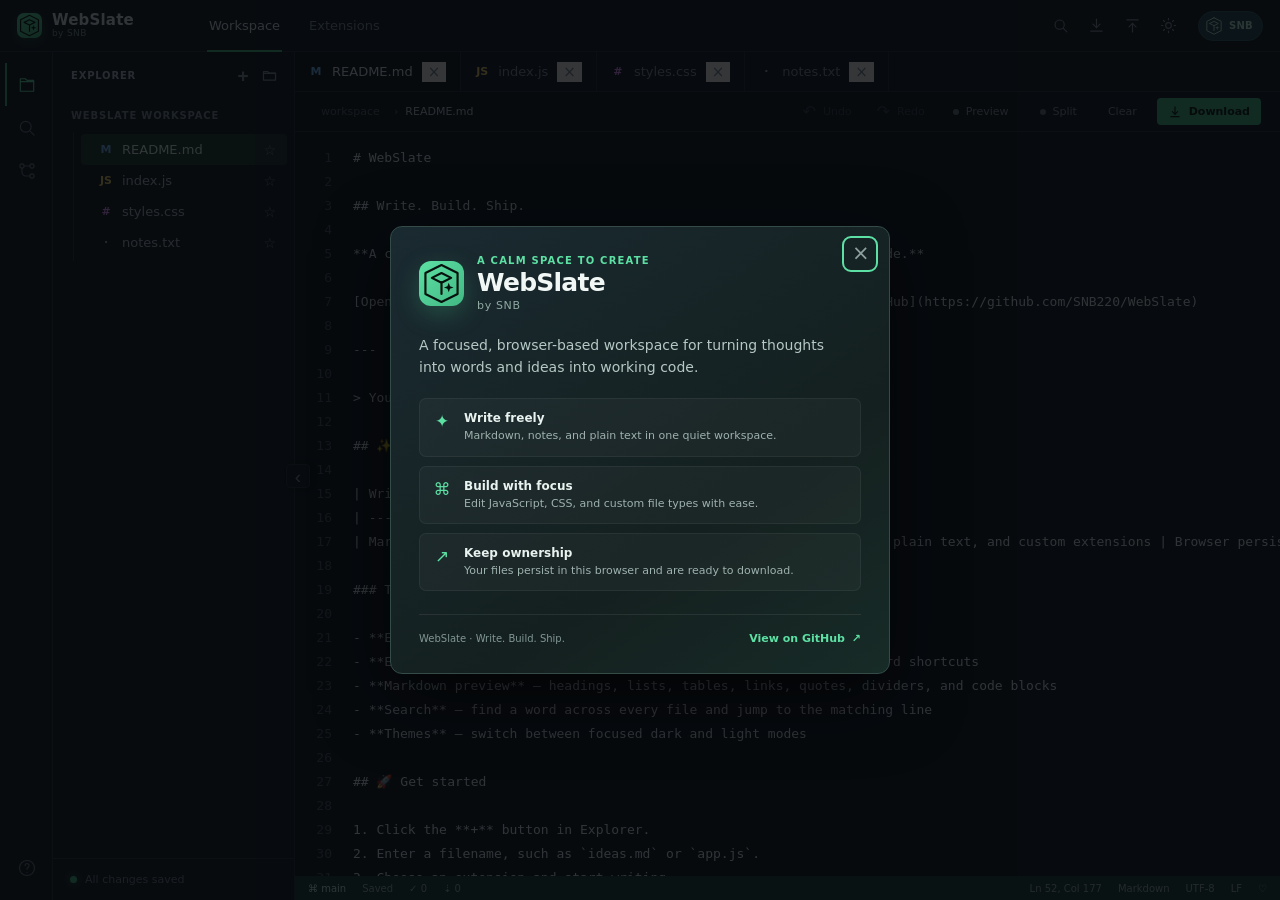
<file: index.html>
<!doctype html>
<html lang="en">
  <head>
    <meta charset="UTF-8" />
    <meta name="viewport" content="width=device-width, initial-scale=1.0" />
    <meta name="description" content="WebSlate is a focused, browser-based writing and coding workspace." />
    <meta name="theme-color" content="#42b883" />
    <meta property="og:type" content="website" />
    <meta property="og:site_name" content="WebSlate" />
    <meta property="og:title" content="WebSlate — Write. Build. Ship." />
    <meta property="og:description" content="A calm, browser-based workspace for writing, Markdown, notes, and code." />
    <meta property="og:url" content="https://snb220.github.io/WebSlate/" />
    <meta property="og:image" content="https://snb220.github.io/WebSlate/assets/webslate-social.png" />
    <meta name="twitter:card" content="summary_large_image" />
    <meta name="twitter:title" content="WebSlate — Write. Build. Ship." />
    <meta name="twitter:description" content="A calm, browser-based workspace for writing, Markdown, notes, and code." />
    <meta name="twitter:image" content="https://snb220.github.io/WebSlate/assets/webslate-social.png" />
    <title>WebSlate — Write. Build. Ship.</title>
    <link rel="icon" href="assets/favicon.svg" type="image/svg+xml" />
    <link rel="icon" href="assets/webslate-32.png" type="image/png" sizes="32x32" />
    <link rel="apple-touch-icon" href="assets/webslate-180.png" />
    <link rel="manifest" href="site.webmanifest" />
    <link rel="stylesheet" href="styles.css" />
  </head>
  <body>
    <a class="skip-link" href="#editor">Skip to editor</a>
    <div class="app-shell">
      <header class="topbar">
        <div class="brand">
          <div class="brand-mark" aria-hidden="true">
            <svg viewBox="0 0 28 28">
              <path class="logo-tile" d="M14 2.5 24 7.5v13L14 25.5 4 20.5v-13l10-5Z"></path>
              <path class="logo-fold" d="m8 10.5 6-3 6 3-6 3-6-3Zm6 3v7"></path>
              <path class="logo-spark" d="m18.5 13.5.8 2.2 2.2.8-2.2.8-.8 2.2-.8-2.2-2.2-.8 2.2-.8.8-2.2Z"></path>
            </svg>
          </div>
          <div class="brand-copy">
            <span>WebSlate</span>
            <small>by SNB</small>
          </div>
        </div>
        <nav class="top-nav" aria-label="Workspace navigation">
          <button class="top-nav-item active" aria-current="page">Workspace</button>
          <a class="top-nav-item top-nav-link" href="bookmarklet.html">Extensions</a>
        </nav>
        <div class="top-actions">
          <button class="icon-button" id="searchButton" title="Search files" aria-label="Search files">
            <svg viewBox="0 0 24 24" aria-hidden="true"><circle cx="10.8" cy="10.8" r="6.5"></circle><path d="m16 16 5 5"></path></svg>
          </button>
          <button class="icon-button" id="exportWorkspaceButton" title="Export workspace" aria-label="Export workspace">
            <svg viewBox="0 0 24 24" aria-hidden="true"><path d="M12 3v12"></path><path d="m7 10 5 5 5-5"></path><path d="M4 20h16"></path></svg>
          </button>
          <button class="icon-button" id="importWorkspaceButton" title="Import workspace" aria-label="Import workspace">
            <svg viewBox="0 0 24 24" aria-hidden="true"><path d="M12 21V9"></path><path d="m7 14 5-5 5 5"></path><path d="M4 4h16"></path></svg>
          </button>
          <button class="icon-button" id="themeButton" title="Switch to light mode" aria-label="Switch to light mode">
            <svg viewBox="0 0 24 24" aria-hidden="true"><circle cx="12" cy="12" r="4"></circle><path d="M12 2v2M12 20v2M4.93 4.93l1.42 1.42M17.65 17.65l1.42 1.42M2 12h2M20 12h2M4.93 19.07l1.42-1.42M17.65 6.35l1.42-1.42"></path></svg>
          </button>
          <a class="avatar" href="https://github.com/SNB220" target="_blank" rel="noopener noreferrer" title="SNB on GitHub" aria-label="Open SNB GitHub profile">
            <svg viewBox="0 0 28 28" aria-hidden="true">
              <path class="logo-tile" d="M14 2.5 24 7.5v13L14 25.5 4 20.5v-13l10-5Z"></path>
              <path class="logo-fold" d="m8 10.5 6-3 6 3-6 3-6-3Zm6 3v7"></path>
              <path class="logo-spark" d="m18.5 13.5.8 2.2 2.2.8-2.2.8-.8 2.2-.8-2.2-2.2-.8 2.2-.8.8-2.2Z"></path>
            </svg>
            <span>SNB</span>
          </a>
        </div>
      </header>

      <main class="workspace">
        <aside class="activity-bar" aria-label="Activity bar">
          <button class="activity-item active" title="Explorer" aria-label="Explorer" aria-current="page">
            <svg viewBox="0 0 24 24" aria-hidden="true"><path d="M4 4.5h6l2 2h8v13H4z"></path><path d="M4 8h16"></path></svg>
          </button>
          <button class="activity-item" id="searchActivityButton" title="Search" aria-label="Search">
            <svg viewBox="0 0 24 24" aria-hidden="true"><circle cx="10.5" cy="10.5" r="6.5"></circle><path d="m16 16 4.5 4.5"></path></svg>
          </button>
          <button class="activity-item" id="importActivityButton" title="Import files" aria-label="Import files">
            <svg viewBox="0 0 24 24" aria-hidden="true"><circle cx="6" cy="6" r="2.5"></circle><circle cx="18" cy="6" r="2.5"></circle><circle cx="18" cy="18" r="2.5"></circle><path d="M8.5 6h7M6 8.5v5a4.5 4.5 0 0 0 4.5 4.5H15"></path></svg>
          </button>
          <div class="activity-spacer"></div>
          <button class="activity-item" id="helpButton" title="About WebSlate" aria-label="About WebSlate">
            <svg viewBox="0 0 24 24" aria-hidden="true"><circle cx="12" cy="12" r="9"></circle><path d="M9.7 9a2.4 2.4 0 1 1 4 1.8c-1.1.8-1.7 1.3-1.7 2.7M12 17.5h.01"></path></svg>
          </button>
        </aside>
        <input id="importFileInput" type="file" multiple hidden />
        <input id="importWorkspaceInput" type="file" accept="application/json,.json" hidden />

        <aside class="sidebar" id="sidebar">
          <div class="sidebar-heading">
            <span>Explorer</span>
            <div class="sidebar-actions">
              <button class="plain-icon collapse-button" id="collapseSidebarButton" title="Collapse Explorer" aria-label="Collapse Explorer">‹</button>
              <div class="new-file-control">
                <button class="plain-icon new-file-button" id="newFileButton" title="New file" aria-label="New file" aria-expanded="false">+</button>
              <div class="new-file-menu hidden" id="newFileMenu" role="menu">
                <div class="new-file-title">New file</div>
                <label class="new-file-name-label" for="newFileName">File name</label>
                <input id="newFileName" class="new-file-name" type="text" maxlength="80" value="untitled" placeholder="e.g. app" />
                <label class="new-file-name-label" for="newFileFolder">Folder</label>
                <select id="newFileFolder" class="new-file-folder">
                  <option value="">Workspace root</option>
                </select>
                <button class="file-type-option" data-extension="md" role="menuitem"><span class="file-icon markdown">M</span> Markdown <span>.md</span></button>
                <button class="file-type-option" data-extension="js" role="menuitem"><span class="file-icon javascript">JS</span> JavaScript <span>.js</span></button>
                <button class="file-type-option" data-extension="css" role="menuitem"><span class="file-icon css">#</span> CSS <span>.css</span></button>
                <button class="file-type-option" data-extension="txt" role="menuitem"><span class="file-icon text">·</span> Text <span>.txt</span></button>
                <div class="custom-extension">
                  <span class="custom-extension-label">Custom</span>
                  <input id="customExtension" type="text" maxlength="12" placeholder="ext" aria-label="Custom extension" />
                  <button id="createCustomFile" title="Create custom file">Create</button>
                  </div>
                </div>
              </div>
              <button class="plain-icon folder-button" id="newFolderButton" title="New folder" aria-label="New folder">
                <svg viewBox="0 0 24 24" aria-hidden="true"><path d="M3.5 6.5h6l2 2h9v10h-17z"></path><path d="M3.5 9h17"></path></svg>
              </button>
            </div>
          </div>
          <div class="workspace-name" id="explorerContent">WEBSLATE WORKSPACE</div>
          <div class="file-tree" id="fileTree"></div>
          <div class="search-view hidden" id="searchView">
            <label class="search-label" for="workspaceSearch">Search workspace</label>
            <div class="search-input-wrap">
              <svg viewBox="0 0 24 24" aria-hidden="true"><circle cx="10.5" cy="10.5" r="6.5"></circle><path d="m16 16 4.5 4.5"></path></svg>
              <input id="workspaceSearch" type="search" placeholder="Find in files" autocomplete="off" />
            </div>
            <div class="search-summary" id="searchSummary"></div>
            <div class="search-results" id="searchResults"></div>
          </div>
          <div class="sidebar-footer">
            <span class="sync-dot"></span>
            <span id="saveStatus">All changes saved</span>
          </div>
        </aside>
        <button class="sidebar-reopen hidden" id="reopenSidebarButton" title="Open Explorer" aria-label="Open Explorer">›</button>

        <section class="editor-area">
          <div class="tabs" id="tabs"></div>
          <div class="editor-toolbar">
            <div class="breadcrumbs" id="breadcrumbs"></div>
            <div class="editor-actions">
              <button class="toolbar-button history-button" id="undoButton" title="Undo (Ctrl+Z)" aria-label="Undo" disabled>↶ <span>Undo</span></button>
              <button class="toolbar-button history-button" id="redoButton" title="Redo (Ctrl+Y)" aria-label="Redo" disabled>↷ <span>Redo</span></button>
              <button class="toolbar-button" id="previewButton" title="Preview Markdown (Ctrl+Shift+P)" aria-label="Preview Markdown"><span class="preview-dot"></span> Preview</button>
              <button class="toolbar-button hidden" id="splitButton" title="Split Editor and Preview" aria-label="Split Editor and Preview"><span class="preview-dot"></span> Split</button>
              <button class="toolbar-button" id="clearButton" title="Clear current file" aria-label="Clear current file">Clear</button>
              <button class="download-button" id="downloadButton" title="Download current file" aria-label="Download current file">
                <svg viewBox="0 0 24 24" aria-hidden="true"><path d="M12 3v12M7.5 11.5 12 16l4.5-4.5M5 20h14"></path></svg>
                Download
              </button>
            </div>
          </div>
          <div class="editor-wrap">
            <div class="editor-pane" id="editorPane">
              <div class="line-numbers" id="lineNumbers" aria-hidden="true"></div>
              <textarea id="editor" spellcheck="false" aria-label="Text editor"></textarea>
            </div>
            <article class="markdown-preview hidden" id="markdownPreview" aria-label="Markdown preview"></article>
          </div>
          <div class="statusbar" role="status" aria-live="polite">
            <div class="status-left"><span class="status-branch">⌘ main</span><span id="statusSaveState">Saved</span><span>✓ 0</span><span>⇣ 0</span></div>
            <div class="status-right"><span id="cursorPosition">Ln 1, Col 1</span><span id="languageStatus">Markdown</span><span>UTF-8</span><span>LF</span><span>♡</span></div>
          </div>
        </section>
      </main>
    </div>
    <div class="toast" id="toast" role="status"></div>
    <div class="modal-backdrop hidden" id="closeModal" role="presentation">
      <section class="close-modal" role="dialog" aria-modal="true" aria-labelledby="closeModalTitle">
        <h2 id="closeModalTitle">Close file?</h2>
        <p id="closeModalMessage"></p>
        <div class="modal-actions">
          <button class="modal-button secondary" id="cancelCloseButton">Cancel</button>
          <button class="modal-button danger" id="deleteFileButton">Delete file</button>
          <button class="modal-button primary" id="saveFileButton">Save & close tab</button>
        </div>
      </section>
    </div>
    <div class="modal-backdrop hidden" id="clearModal" role="presentation">
      <section class="close-modal" role="dialog" aria-modal="true" aria-labelledby="clearModalTitle">
        <h2 id="clearModalTitle">Clear file?</h2>
        <p id="clearModalMessage"></p>
        <div class="modal-actions">
          <button class="modal-button secondary" id="cancelClearButton">Cancel</button>
          <button class="modal-button danger" id="confirmClearButton">Clear content</button>
        </div>
      </section>
    </div>
    <div class="modal-backdrop hidden" id="downloadModal" role="presentation">
      <section class="close-modal" role="dialog" aria-modal="true" aria-labelledby="downloadModalTitle">
        <h2 id="downloadModalTitle">Download file</h2>
        <p>Confirm the filename before downloading your work.</p>
        <label class="download-name-label" for="downloadFileName">File name</label>
        <input class="download-name-input" id="downloadFileName" type="text" maxlength="120" />
        <div class="modal-actions">
          <button class="modal-button secondary" id="cancelDownloadButton">Cancel</button>
          <button class="modal-button primary" id="confirmDownloadButton">Download</button>
        </div>
      </section>
    </div>
    <div class="modal-backdrop hidden" id="aboutModal" role="presentation">
      <section class="about-modal" role="dialog" aria-modal="true" aria-labelledby="aboutModalTitle">
        <button class="about-close" id="closeAboutButton" aria-label="Close about WebSlate">×</button>
        <div class="about-hero">
          <div class="about-mark" aria-hidden="true">
            <svg viewBox="0 0 28 28">
              <path class="logo-tile" d="M14 2.5 24 7.5v13L14 25.5 4 20.5v-13l10-5Z"></path>
              <path class="logo-fold" d="m8 10.5 6-3 6 3-6 3-6-3Zm6 3v7"></path>
              <path class="logo-spark" d="m18.5 13.5.8 2.2 2.2.8-2.2.8-.8 2.2-.8-2.2-2.2-.8 2.2-.8.8-2.2Z"></path>
            </svg>
          </div>
          <div>
            <div class="about-eyebrow">A calm space to create</div>
            <h2 id="aboutModalTitle">WebSlate</h2>
            <div class="about-byline">by SNB</div>
          </div>
        </div>
        <p class="about-intro">A focused, browser-based workspace for turning thoughts into words and ideas into working code.</p>
        <div class="about-features">
          <div class="about-feature"><span>✦</span><div><strong>Write freely</strong><small>Markdown, notes, and plain text in one quiet workspace.</small></div></div>
          <div class="about-feature"><span>⌘</span><div><strong>Build with focus</strong><small>Edit JavaScript, CSS, and custom file types with ease.</small></div></div>
          <div class="about-feature"><span>↗</span><div><strong>Keep ownership</strong><small>Your files persist in this browser and are ready to download.</small></div></div>
        </div>
        <div class="about-footer">
          <span>WebSlate · Write. Build. Ship.</span>
          <a href="https://github.com/SNB220/WebSlate" target="_blank" rel="noopener noreferrer">View on GitHub <span>↗</span></a>
        </div>
      </section>
    </div>
    <div class="action-effects" id="actionEffects" aria-hidden="true"></div>
    <script src="app.js"></script>
  </body>
</html>
</file>
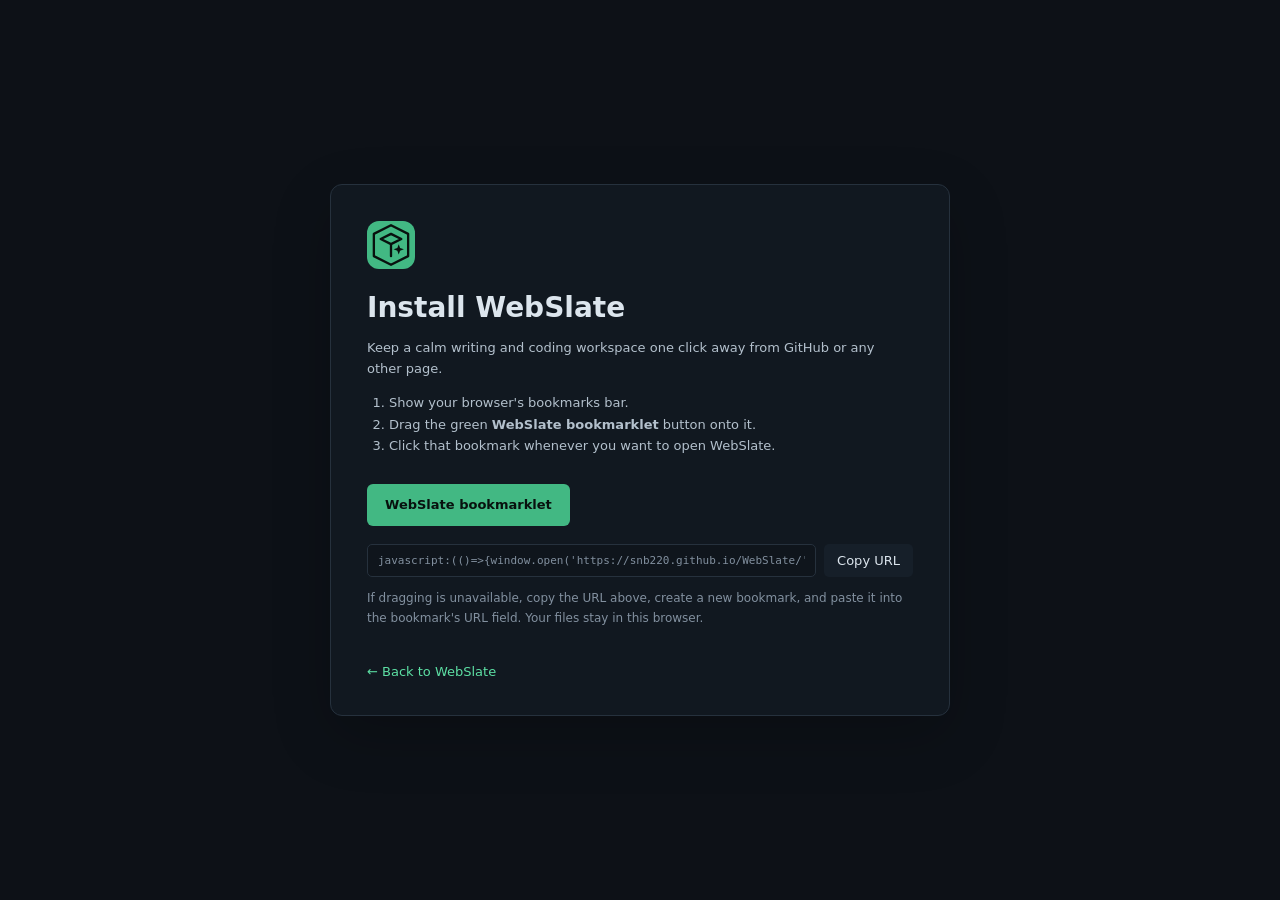
<file: bookmarklet.html>
<!doctype html>
<html lang="en">
  <head>
    <meta charset="UTF-8" />
    <meta name="viewport" content="width=device-width, initial-scale=1.0" />
    <meta name="description" content="Install the WebSlate bookmarklet." />
    <meta name="theme-color" content="#42b883" />
    <meta property="og:type" content="website" />
    <meta property="og:site_name" content="WebSlate" />
    <meta property="og:title" content="Install WebSlate" />
    <meta property="og:description" content="Keep a calm writing and coding workspace one click away." />
    <meta property="og:url" content="https://snb220.github.io/WebSlate/bookmarklet.html" />
    <meta property="og:image" content="https://snb220.github.io/WebSlate/assets/webslate-social.png" />
    <meta name="twitter:card" content="summary_large_image" />
    <meta name="twitter:title" content="Install WebSlate" />
    <meta name="twitter:description" content="Keep a calm writing and coding workspace one click away." />
    <meta name="twitter:image" content="https://snb220.github.io/WebSlate/assets/webslate-social.png" />
    <title>Install WebSlate bookmarklet</title>
    <link rel="icon" href="assets/favicon.svg" type="image/svg+xml" />
    <link rel="icon" href="assets/webslate-32.png" type="image/png" sizes="32x32" />
    <link rel="apple-touch-icon" href="assets/webslate-180.png" />
    <link rel="manifest" href="site.webmanifest" />
    <link rel="stylesheet" href="styles.css" />
    <style>
      body { overflow: auto; }
      .install-page { min-height: 100vh; display: grid; place-items: center; padding: 32px 18px; }
      .install-card { width: min(620px, 100%); padding: 36px; border: 1px solid var(--border); border-radius: 12px; background: var(--panel); box-shadow: 0 20px 60px #00000033; }
      .install-mark { width: 48px; height: 48px; display: grid; place-items: center; margin-bottom: 22px; border-radius: 12px; color: #08110e; background: var(--accent); font-size: 28px; font-weight: 800; }
      .install-card h1 { margin: 0 0 10px; color: var(--text); font-size: 28px; }
      .install-card p, .install-card li { color: var(--soft); line-height: 1.65; }
      .install-card ol { padding-left: 22px; }
      .bookmarklet { display: inline-flex; align-items: center; justify-content: center; min-height: 42px; margin: 14px 0 8px; padding: 0 18px; border-radius: 6px; color: #08110e; background: var(--accent); font-weight: 700; text-decoration: none; }
      .bookmarklet:hover { background: var(--accent-bright); }
      .copy-row { display: flex; gap: 8px; margin-top: 10px; }
      .copy-row input { min-width: 0; flex: 1; padding: 9px 10px; border: 1px solid var(--border); border-radius: 5px; color: var(--muted); background: var(--editor); font: 11px Consolas, monospace; }
      .copy-row button { padding: 0 13px; border-radius: 5px; color: var(--text); background: var(--panel-raised); }
      .copy-row button:hover { background: #22313d; }
      .install-back { display: inline-block; margin-top: 24px; color: var(--accent-bright); text-decoration: none; }
      .install-note { color: var(--muted) !important; font-size: 12px; }
    </style>
  </head>
  <body>
    <main class="install-page">
      <section class="install-card">
        <div class="install-mark" aria-hidden="true">
          <svg viewBox="0 0 28 28">
            <path class="logo-tile" d="M14 2.5 24 7.5v13L14 25.5 4 20.5v-13l10-5Z"></path>
            <path class="logo-fold" d="m8 10.5 6-3 6 3-6 3-6-3Zm6 3v7"></path>
            <path class="logo-spark" d="m18.5 13.5.8 2.2 2.2.8-2.2.8-.8 2.2-.8-2.2-2.2-.8 2.2-.8.8-2.2Z"></path>
          </svg>
        </div>
        <h1>Install WebSlate</h1>
        <p>Keep a calm writing and coding workspace one click away from GitHub or any other page.</p>
        <ol>
          <li>Show your browser's bookmarks bar.</li>
          <li>Drag the green <strong>WebSlate bookmarklet</strong> button onto it.</li>
          <li>Click that bookmark whenever you want to open WebSlate.</li>
        </ol>
        <a class="bookmarklet" id="bookmarklet" href="javascript:(()=>{window.open('https://snb220.github.io/WebSlate/','_blank','noopener');})();">WebSlate bookmarklet</a>
        <div class="copy-row">
          <input id="bookmarkletCode" readonly aria-label="Bookmarklet URL" />
          <button id="copyButton" type="button">Copy URL</button>
        </div>
        <p class="install-note">If dragging is unavailable, copy the URL above, create a new bookmark, and paste it into the bookmark's URL field. Your files stay in this browser.</p>
        <a class="install-back" href="index.html">← Back to WebSlate</a>
      </section>
    </main>
    <script>
      const bookmarklet = document.getElementById("bookmarklet");
      const code = bookmarklet.href;
      const codeInput = document.getElementById("bookmarkletCode");
      const copyButton = document.getElementById("copyButton");
      codeInput.value = code;
      copyButton.addEventListener("click", async () => {
        try {
          await navigator.clipboard.writeText(code);
          copyButton.textContent = "Copied";
          setTimeout(() => { copyButton.textContent = "Copy URL"; }, 1600);
        } catch (error) {
          codeInput.select();
          copyButton.textContent = "Select and copy";
        }
      });
    </script>
  </body>
</html>
</file>
<file: styles.css>
:root {
  --bg: #0d1117;
  --panel: #111820;
  --panel-raised: #161f29;
  --border: #26313d;
  --muted: #82909f;
  --text: #dce5ed;
  --soft: #b3c0cc;
  --accent: #42b883;
  --accent-bright: #5de0a4;
  --editor: #0f151c;
  --line: #66727f;
  --keyword: #cf8dfb;
  --string: #f0bd7c;
  --comment: #687783;
  --blue: #80bfff;
  --shadow: #00000080;
}

* { box-sizing: border-box; }
html, body { height: 100%; margin: 0; }
body { background: var(--bg); color: var(--text); font-family: "Segoe UI", Inter, system-ui, sans-serif; font-size: 13px; overflow: hidden; }
body, button, input, textarea { transition: background-color .2s ease, color .2s ease, border-color .2s ease; }
.skip-link { position: fixed; z-index: 20; top: 8px; left: 8px; padding: 8px 12px; transform: translateY(-150%); border-radius: 4px; color: #07130e; background: var(--accent); font-weight: 600; text-decoration: none; }
.skip-link:focus { transform: translateY(0); }
:focus-visible { outline: 2px solid var(--accent-bright); outline-offset: 2px; }
button, a, input, textarea { -webkit-tap-highlight-color: transparent; }
body[data-theme="light"] {
  --bg: #eef3f5;
  --panel: #ffffff;
  --panel-raised: #f2f6f7;
  --border: #d5e0e4;
  --muted: #61717c;
  --text: #17242c;
  --soft: #53636e;
  --editor: #fbfcfd;
  --line: #8798a2;
  --blue: #1670b8;
  --shadow: #1c354120;
}
body[data-theme="light"] .markdown-preview h1,
body[data-theme="light"] .markdown-preview h2,
body[data-theme="light"] .markdown-preview h3,
body[data-theme="light"] .markdown-preview strong,
body[data-theme="light"] .close-modal h2 { color: var(--text); }
body[data-theme="light"] .markdown-preview { color: var(--text); }
body[data-theme="light"] .markdown-preview p,
body[data-theme="light"] .markdown-preview li,
body[data-theme="light"] .markdown-preview td { color: var(--soft); }
body[data-theme="light"] .markdown-preview blockquote { color: #5d707b; }
body[data-theme="light"] .markdown-preview code { color: #8a2bb2; background: #edf0f5; }
body[data-theme="light"] .markdown-preview pre { color: #f0c98d; background: #10161d; border-color: #26313d; }
body[data-theme="light"] .markdown-preview th { color: var(--text); background: #e7eef0; }
body[data-theme="light"] .markdown-preview td { background: #ffffff; }
body[data-theme="light"] .markdown-preview tr:nth-child(even) td { background: #f3f7f8; }
body[data-theme="light"] .markdown-preview del { color: #71818b; }
body[data-theme="light"] .markdown-preview hr { border-color: var(--border); }
body[data-theme="light"] .markdown-preview .task-item input { accent-color: var(--accent); }
body[data-theme="light"] .close-modal p { color: #53636e; }
body[data-theme="light"] .download-name-label { color: #53636e; }
body[data-theme="light"] .modal-button.secondary {
  color: #43545e;
  border-color: #53636e;
}
body[data-theme="light"] .modal-button.secondary:hover {
  color: var(--text);
  border-color: #9bb8b4;
  background: #e5edf0;
}
body[data-theme="light"] .about-modal { border-color: #c7ddd5; background: linear-gradient(145deg, #f1fbf7, #e5f4ee 65%, #edf8f3); }
body[data-theme="light"] .about-modal h2 { color: var(--text); }
body[data-theme="light"] .about-intro { color: var(--soft); }
body[data-theme="light"] .about-feature { border-color: #cfe4db; background: #ffffff99; }
body[data-theme="light"] .about-feature strong { color: var(--text); }
body[data-theme="light"] .about-feature small { color: var(--soft); }
body[data-theme="light"] .about-footer { border-color: #cfe4db; color: var(--muted); }
body[data-theme="light"] .icon-button:hover,
body[data-theme="light"] .plain-icon:hover,
body[data-theme="light"] .toolbar-button:hover,
body[data-theme="light"] .sidebar-reopen:hover {
  color: var(--text);
  background: #dfece8;
}
body[data-theme="light"] .sidebar .plain-icon,
body[data-theme="light"] .sidebar-reopen {
  color: #60737d;
  background: transparent;
}
body[data-theme="light"] .sidebar .plain-icon:hover,
body[data-theme="light"] .sidebar-reopen:hover {
  color: var(--text);
  background: #dfece8;
}
body[data-theme="light"] .sidebar .folder-button:hover {
  color: var(--accent);
  background: #dfece8;
}
body[data-theme="light"] .sidebar .plain-icon:focus-visible,
body[data-theme="light"] .sidebar-reopen:focus-visible {
  outline: 2px solid var(--accent);
  outline-offset: 1px;
}
body[data-theme="light"] .sidebar .collapse-button {
  border-color: var(--border);
  background: var(--panel);
  box-shadow: 4px 0 12px var(--shadow);
}
body[data-theme="light"] .sidebar .collapse-button:hover {
  border-color: var(--accent);
  background: var(--panel-raised);
  box-shadow: 5px 0 16px var(--shadow);
}
body[data-theme="light"] .activity-item:hover { color: var(--text); background: #f1f5f6; }
body[data-theme="light"] .file-type-option:hover { color: var(--text); background: #e5edf0; }
body[data-theme="light"] .download-button:hover { color: #09140f; background: var(--accent-bright); }
button { font: inherit; color: inherit; border: 0; cursor: pointer; }
.app-shell { height: 100vh; height: 100dvh; display: flex; flex-direction: column; animation: app-enter .55s cubic-bezier(.2,.75,.25,1) both; }
@keyframes app-enter {
  from { opacity: 0; }
  to { opacity: 1; }
}
.brand-mark { animation: logo-enter .65s cubic-bezier(.2,.85,.25,1) .12s both; }
@keyframes logo-enter {
  from { opacity: 0; transform: scale(.72) rotate(-8deg); }
  to { opacity: 1; transform: scale(1) rotate(0); }
}
@keyframes logo-spark {
  0%, 68%, 100% { opacity: 1; transform: scale(1); transform-origin: center; }
  78% { opacity: .75; transform: scale(.78); transform-origin: center; }
  88% { opacity: 1; transform: scale(1.12); transform-origin: center; }
}
.brand-mark .logo-spark { animation: logo-spark 4.8s ease-in-out 1.2s infinite; }
.topbar { height: 52px; display: flex; align-items: center; padding: 0 17px; background: var(--panel); border-bottom: 1px solid var(--border); }
.brand { display: flex; align-items: center; gap: 10px; width: 190px; }
.brand-mark { width: 25px; height: 25px; display: grid; place-items: center; color: #08110e; background: linear-gradient(145deg, var(--accent-bright), var(--accent)); border-radius: 7px; box-shadow: 0 4px 12px #42b88338; }
.brand-mark svg, .about-mark svg, .install-mark svg { width: 100%; height: 100%; }
.logo-tile { fill: none; stroke: currentColor; stroke-width: 1.35; stroke-linejoin: round; }
.logo-fold { fill: none; stroke: currentColor; stroke-width: 1.35; stroke-linecap: round; stroke-linejoin: round; }
.logo-spark { fill: currentColor; stroke: none; }
.brand-copy { display: flex; flex-direction: column; gap: 1px; line-height: 1; }
.brand-copy > span { font-weight: 600; font-size: 15px; letter-spacing: .2px; }
.brand-copy small { color: #78958d; font-size: 9px; font-weight: 500; letter-spacing: .04em; }
.top-nav { height: 100%; display: flex; align-items: stretch; gap: 25px; }
.top-nav-item { background: none; color: var(--muted); position: relative; padding: 0 2px; }
.top-nav-link { display: flex; align-items: center; text-decoration: none; }
.top-nav-item.active { color: var(--text); }
.top-nav-item.active::after { content: ""; position: absolute; bottom: -1px; left: 0; right: 0; height: 2px; background: var(--accent); }
.top-actions { margin-left: auto; display: flex; align-items: center; gap: 6px; }
.icon-button, .plain-icon { background: transparent; color: var(--muted); display: grid; place-items: center; padding: 0; overflow: hidden; }
.icon-button { width: 30px; height: 30px; flex: 0 0 30px; border-radius: 5px; }
.icon-button, .plain-icon { transition: color .16s ease, background-color .16s ease, transform .16s ease, box-shadow .16s ease; }
.icon-button:hover, .plain-icon:hover { color: var(--text); background: #1b2732; transform: translateY(-1px); }
.icon-button:active, .plain-icon:active { transform: translateY(0) scale(.94); }
svg { width: 17px; height: 17px; fill: none; stroke: currentColor; stroke-linecap: round; stroke-linejoin: round; stroke-width: 1.6; }
.avatar { width: auto; height: 30px; display: inline-flex; align-items: center; gap: 5px; margin-left: 8px; padding: 0 9px 0 5px; border: 1px solid #32606a; border-radius: 15px; background: #234453; color: #b8f1dc; font-size: 10px; font-weight: 700; letter-spacing: .03em; text-decoration: none; transition: .15s ease; }.avatar svg { width: 20px; height: 20px; }.avatar:hover { color: #e2fff4; border-color: #4a8c88; background: #2d5963; box-shadow: 0 4px 14px #42b88333; }
.workspace { display: flex; min-height: 0; flex: 1; }
.activity-bar { width: 53px; flex: 0 0 53px; background: var(--panel); border-right: 1px solid var(--border); display: flex; flex-direction: column; align-items: center; padding: 11px 0; }
.activity-item { width: 43px; height: 43px; display: grid; place-items: center; background: transparent; color: #667482; border-left: 2px solid transparent; }
.activity-item svg { width: 20px; height: 20px; stroke-width: 1.4; }
.activity-item:hover { color: var(--text); }
.activity-item.active { color: var(--accent-bright); border-left-color: var(--accent); }
.activity-spacer { flex: 1; }
.sidebar { position: relative; width: 242px; flex: 0 0 242px; background: var(--panel); border-right: 1px solid var(--border); display: flex; flex-direction: column; }
.sidebar-heading { height: 47px; padding: 0 13px 0 18px; display: flex; align-items: center; justify-content: space-between; text-transform: uppercase; letter-spacing: .08em; font-size: 10px; font-weight: 600; color: var(--soft); }
.sidebar-actions { display: flex; align-items: center; gap: 2px; }.collapse-button { position: absolute; z-index: 3; top: 50%; right: -16px; width: 30px; height: 62px; display: grid; place-items: center; padding: 0; transform: translateY(-50%); border: 1px solid var(--border); border-radius: 10px; box-shadow: 4px 0 12px var(--shadow); color: var(--muted); background: var(--panel); font-family: Arial, sans-serif; font-size: 23px; font-weight: 300; line-height: 1; text-align: center; transition: color .2s ease, background-color .2s ease, border-color .2s ease, box-shadow .2s ease; }.collapse-button:hover { color: var(--accent); background: var(--panel-raised); border-color: var(--accent); box-shadow: 5px 0 16px var(--shadow); }.sidebar-reopen { width: 25px; height: 34px; align-self: flex-start; margin-top: 47px; border: 1px solid var(--border); border-left: 0; border-radius: 0 5px 5px 0; color: var(--muted); background: var(--panel); font-size: 24px; line-height: 1; }.sidebar-reopen:hover { color: var(--text); background: #1b2933; }
.plain-icon { width: 24px; height: 24px; flex: 0 0 24px; font-family: Arial, sans-serif; font-size: 19px; line-height: 24px; border-radius: 4px; }
.folder-button svg { width: 17px; height: 17px; stroke-width: 1.7; }
.new-file-button { padding: 0; text-align: center; }
.new-file-control { position: relative; }
.new-file-menu { position: absolute; z-index: 5; top: 31px; right: 0; width: 220px; padding: 7px; border: 1px solid var(--border); border-radius: 6px; background: var(--panel-raised); box-shadow: 0 12px 30px var(--shadow); text-transform: none; letter-spacing: normal; transform-origin: top right; }
.new-file-menu:not(.hidden) { animation: menu-reveal .16s cubic-bezier(.2,.75,.25,1) both; }
@keyframes menu-reveal {
  from { opacity: 0; transform: translateY(-5px) scale(.97); }
  to { opacity: 1; transform: translateY(0) scale(1); }
}
.new-file-title { padding: 5px 8px 8px; color: #8b9aa7; font-size: 10px; text-transform: uppercase; letter-spacing: .08em; }
.new-file-name-label { display: block; padding: 0 8px 4px; color: #8b9aa7; font-size: 10px; }
.new-file-name { width: 100%; height: 28px; margin-bottom: 6px; padding: 3px 7px; border: 1px solid #40515e; border-radius: 3px; outline: 0; color: var(--text); background: #0e161d; font: 12px inherit; }
.new-file-name:focus { border-color: var(--accent); }
.file-type-option { width: 100%; height: 30px; display: flex; align-items: center; gap: 8px; padding: 0 8px; border-radius: 4px; color: #c2ced7; background: transparent; text-align: left; }
.file-type-option:hover { color: var(--text); background: #22313d; }
.file-type-option span:last-child { margin-left: auto; color: #738391; font-size: 11px; }
.custom-extension { display: flex; align-items: center; gap: 6px; margin-top: 6px; padding: 7px 5px 2px; border-top: 1px solid #2b3945; }
.custom-extension-label { color: #9eacb8; font-size: 11px; }
.new-file-folder { width: 100%; height: 28px; margin-bottom: 6px; padding: 3px 7px; border: 1px solid #40515e; border-radius: 3px; outline: 0; color: var(--text); background: #0e161d; font: 12px inherit; }
.new-file-folder:focus { border-color: var(--accent); }
#customExtension { width: 47px; height: 24px; padding: 2px 5px; border: 1px solid #40515e; border-radius: 3px; outline: 0; color: var(--text); background: #0e161d; font: 11px inherit; }
#customExtension:focus { border-color: var(--accent); }
#createCustomFile { height: 24px; padding: 0 7px; border-radius: 3px; color: #09140f; background: var(--accent); font-size: 11px; font-weight: 600; }
#createCustomFile:hover { background: var(--accent-bright); }
.workspace-name { padding: 11px 18px 8px; color: #7f8e9d; font-size: 10px; font-weight: 700; letter-spacing: .08em; }
.file-tree { padding: 3px 7px; }
.folder-group + .folder-group { margin-top: 5px; }
.folder-row { display: flex; align-items: center; width: 100%; height: 27px; border-radius: 4px; }
.folder-row { transition: background-color .16s ease; }
.folder-row:hover { background: #1a2631; }
.folder-heading { display: flex; align-items: center; min-width: 0; flex: 1; height: 27px; padding: 0 7px; gap: 6px; border: 0; border-radius: 4px 0 0 4px; color: var(--soft); background: transparent; font-size: 10px; font-weight: 700; text-align: left; }
.folder-heading:hover { color: var(--text); background: #1a2631; }
.folder-chevron { width: 10px; color: var(--muted); font-size: 16px; line-height: 1; transition: transform .18s ease, color .18s ease; }
.folder-heading[aria-expanded="true"] .folder-chevron { color: var(--accent); transform: translateY(-1px); }
.folder-heading[aria-expanded="false"] .folder-chevron { transform: rotate(-90deg); }
.folder-symbol { width: 15px; height: 15px; flex: 0 0 15px; color: var(--accent); fill: none; stroke: currentColor; stroke-width: 1.5; stroke-linecap: round; stroke-linejoin: round; transition: transform .16s ease, filter .16s ease; }
.folder-row:hover .folder-symbol { transform: translateY(-1px); filter: drop-shadow(0 2px 4px #42b88333); }
.folder-label { overflow: hidden; text-overflow: ellipsis; white-space: nowrap; }
.folder-delete { display: grid; width: 18px; height: 18px; flex: 0 0 18px; place-items: center; margin: 0 4px 0 0; padding: 0; overflow: hidden; border: 0; border-radius: 3px; color: var(--muted); background: transparent; font-size: 14px; font-weight: 400; line-height: 1; opacity: 0; transition: opacity .14s ease, color .14s ease, background-color .14s ease, transform .14s ease; }
.folder-delete:hover { transform: scale(1.08); }
.folder-row:hover .folder-delete, .folder-delete:focus-visible { opacity: 1; }
.folder-delete:hover { color: #ff9f9f; background: #6b3038; }
.folder-files { min-height: 4px; margin-left: 13px; padding: 2px 0 3px 7px; border-left: 1px solid var(--border); }
.folder-files:not(.hidden) { animation: tree-reveal .18s ease-out both; }
@keyframes tree-reveal {
  from { opacity: 0; transform: translateY(-3px); }
  to { opacity: 1; transform: translateY(0); }
}
.file-item { display: flex; align-items: center; width: 100%; height: 31px; padding: 0 8px 0 18px; gap: 9px; border-radius: 4px; color: #aebac5; background: transparent; text-align: left; transition: color .14s ease, background-color .14s ease, transform .14s ease; }
.file-item:hover { background: #1a2631; color: var(--text); transform: translateX(2px); }
.file-item.active { background: #20352f; color: #dff8ed; }
.file-item.dragging { opacity: .45; }
.search-view { padding: 5px 12px; overflow: auto; }.search-label { display: block; padding: 8px 6px 7px; color: #8b9aa7; font-size: 10px; font-weight: 600; letter-spacing: .06em; text-transform: uppercase; }.search-input-wrap { display: flex; align-items: center; gap: 7px; height: 31px; padding: 0 8px; border: 1px solid #3b4d5a; border-radius: 4px; background: #0d151c; }.search-input-wrap:focus-within { border-color: var(--accent); }.search-input-wrap svg { width: 15px; height: 15px; color: #71818e; }.search-input-wrap input { min-width: 0; flex: 1; border: 0; outline: 0; color: var(--text); background: transparent; font: 12px inherit; }.search-summary { padding: 13px 3px 7px; color: #82919d; font-size: 10px; }.search-result { display: block; width: 100%; padding: 8px 7px; border-radius: 4px; color: #bdc9d1; background: transparent; text-align: left; }.search-result:hover { background: #1a2a32; }.search-result-file { display: flex; align-items: center; gap: 7px; color: #e0ebe8; font-size: 11px; font-weight: 600; }.search-result-count { margin-left: auto; color: #78958d; font-size: 10px; font-weight: 400; }.search-result-match { display: block; overflow: hidden; margin-top: 4px; color: #84949f; font: 10px/1.4 Consolas, monospace; text-overflow: ellipsis; white-space: nowrap; }.search-result-match mark { padding: 1px 2px; border-radius: 2px; color: #e5fff4; background: #2c6d5a; }
.file-icon { width: 14px; text-align: center; font-size: 11px; font-weight: 700; }
.file-name { overflow: hidden; text-overflow: ellipsis; white-space: nowrap; }
.pin-toggle { margin-left: auto; padding: 2px 3px; color: #71818e; font-size: 14px; line-height: 1; }
.pin-toggle:hover, .pin-toggle.pinned { color: #e4bd5e; }
.file-icon.markdown { color: #70b7ff; }.file-icon.javascript { color: #f0ce69; }.file-icon.css { color: #e28bff; }.file-icon.text { color: #9faab6; }
body[data-theme="light"] .file-item.active {
  color: #16352b !important;
  background: #d9f2e7 !important;
}
body[data-theme="light"] .file-item:hover {
  color: var(--text);
  background: #eef6f3;
}
body[data-theme="light"] .folder-heading:hover {
  color: var(--text);
  background: #eef6f3;
}
body[data-theme="light"] .folder-row:hover {
  background: #eef6f3;
}
body[data-theme="light"] .folder-delete:hover {
  color: #a83232;
  background: #f9dede;
}
.sidebar-footer { margin-top: auto; display: flex; align-items: center; gap: 8px; height: 42px; padding: 0 17px; color: #6f7d8a; border-top: 1px solid var(--border); font-size: 11px; }
.sidebar-footer.unsaved { color: #b68750; }
.sidebar-footer.unsaved .sync-dot { background: #d99a4e; box-shadow: 0 0 8px #d99a4e99; }
.sync-dot { width: 7px; height: 7px; background: var(--accent); border-radius: 50%; box-shadow: 0 0 8px #42b88399; }
.editor-area { display: flex; flex-direction: column; flex: 1; min-width: 0; min-height: 0; background: var(--editor); }
.tabs { display: flex; height: 40px; background: var(--panel); border-bottom: 1px solid var(--border); overflow-x: auto; scrollbar-width: thin; }
.tab { min-width: 135px; max-width: 190px; display: flex; align-items: center; gap: 9px; padding: 0 14px; border-right: 1px solid var(--border); color: var(--muted); background: var(--panel); position: relative; transition: color .16s ease, background-color .16s ease; }
.tab.active::after { content: ""; position: absolute; left: 12px; right: 12px; bottom: 0; height: 2px; border-radius: 2px 2px 0 0; background: var(--accent); animation: tab-select .22s ease-out both; }
@keyframes tab-select {
  from { transform: scaleX(.35); opacity: 0; }
  to { transform: scaleX(1); opacity: 1; }
}
.tab-unsaved { margin-left: auto; color: var(--accent); font-size: 9px; line-height: 1; }
.tab-unsaved + .close { margin-left: 0; }
.tab.active { color: var(--text); background: var(--editor); }.tab.active::after { content: ""; position: absolute; bottom: -1px; left: 0; right: 0; height: 1px; background: var(--accent); }
body[data-theme="light"] .tab.active { color: var(--text); background: var(--editor); }
.tab .close { margin-left: auto; color: #788694; font-size: 15px; }.tab .close:hover { color: white; }
.editor-toolbar { height: 40px; display: flex; align-items: center; justify-content: space-between; padding: 0 19px; border-bottom: 1px solid var(--border); color: var(--muted); }
.breadcrumbs { font-size: 11px; }.breadcrumbs strong { color: #bbc8d3; font-weight: 500; }.breadcrumbs span { margin: 0 7px; color: #53616d; }
.editor-actions { display: flex; gap: 9px; }.toolbar-button, .download-button { display: inline-flex; align-items: center; gap: 7px; height: 27px; padding: 0 10px; border: 1px solid transparent; border-radius: 4px; background: transparent; color: #8796a4; font-size: 11px; }
.toolbar-button:hover { background: #1a2630; color: var(--text); }.download-button { color: #09140f; background: var(--accent); font-weight: 600; }.download-button:hover { background: var(--accent-bright); }.download-button svg { width: 14px; height: 14px; stroke-width: 2; }
.history-button { padding: 0 7px; font-size: 16px; line-height: 1; }.history-button span { font-size: 11px; }.history-button:disabled { cursor: not-allowed; color: #44515c; opacity: .7; }.history-button:disabled:hover { color: #44515c; background: transparent; }
.preview-dot { width: 6px; height: 6px; border-radius: 50%; background: #667583; }.preview-dot.on { background: var(--accent); }
.editor-wrap { min-height: 0; flex: 1; display: flex; overflow: hidden; }
.editor-pane { width: 100%; min-width: 0; display: flex; padding-top: 14px; overflow: auto; }
.editor-wrap.split-mode .editor-pane,
.editor-wrap.split-mode .markdown-preview { width: 50%; }
.editor-wrap.split-mode .editor-pane { border-right: 1px solid var(--border); }
.editor-wrap.split-mode .markdown-preview { display: block; padding: 28px 4vw; }
.line-numbers { width: 54px; flex: 0 0 54px; height: 100%; overflow: auto; scrollbar-width: none; color: #465460; text-align: right; padding-right: 17px; user-select: none; pointer-events: none; font: 13px/24px "Cascadia Code", Consolas, monospace; }
.line-numbers::-webkit-scrollbar { display: none; }
.editor { color: var(--text); }
#editor { min-width: 0; flex: 1; height: 100%; resize: none; padding: 0 24px 30px 4px; overflow: auto; border: 0; outline: 0; color: var(--text); background: transparent; font: 13px/24px "Cascadia Code", Consolas, monospace; tab-size: 2; white-space: pre; }
#editor::selection { background: #285b50; }.markdown-preview { width: min(850px, 100%); overflow: auto; padding: 44px 8vw; color: #cad5dd; line-height: 1.75; font-size: 15px; }.markdown-preview h1 { color: #f1f6f8; font-size: 31px; letter-spacing: -.03em; margin: 0 0 7px; }.markdown-preview h2 { color: #e5edf2; font-size: 20px; margin: 31px 0 7px; }.markdown-preview h3 { color: var(--accent-bright); font-size: 15px; margin-top: 23px; }.markdown-preview p { margin: 9px 0 16px; }.markdown-preview strong { color: #f1f6f8; }.markdown-preview code { color: #e8b1ff; background: #18212a; border-radius: 3px; padding: 2px 5px; font-family: Consolas, monospace; font-size: .88em; }.markdown-preview pre { position: relative; margin: 18px 0; padding: 34px 17px 17px; background: #0b1015; border: 1px solid #26323c; border-radius: 6px; overflow: auto; color: #e5c08d; }.markdown-preview pre code { padding: 0; background: transparent; color: inherit; }.markdown-preview .code-copy { position: absolute; top: 7px; right: 7px; padding: 4px 8px; border: 1px solid #354450; border-radius: 4px; color: #aebdc8; background: #18232c; font: 10px inherit; cursor: pointer; }.markdown-preview .code-copy:hover { color: var(--text); border-color: var(--accent); }.markdown-preview .code-language { position: absolute; top: 9px; left: 17px; color: #71818e; font: 10px Consolas, monospace; text-transform: uppercase; }.markdown-preview blockquote { border-left: 3px solid var(--accent); margin: 20px 0; padding-left: 15px; color: #9baab5; }.markdown-preview a { color: var(--blue); }.markdown-preview ul { padding-left: 23px; }.markdown-preview .toc { margin: 18px 0 24px; padding: 14px 18px; border: 1px solid var(--border); border-radius: 6px; background: var(--panel-raised); }.markdown-preview .toc-title { margin: 0 0 7px; color: var(--text); font-weight: 600; }.markdown-preview .toc ul { margin: 0; }.markdown-preview .toc a { text-decoration: none; }.markdown-preview .footnotes { margin-top: 32px; padding-top: 16px; border-top: 1px solid var(--border); font-size: 13px; }.markdown-preview .footnote-ref { font-size: .75em; vertical-align: super; }.markdown-preview .footnote-backref { margin-left: 5px; text-decoration: none; }
.markdown-preview .code-keyword { color: #cf8dfb; }.markdown-preview .code-string { color: #f0bd7c; }.markdown-preview .code-comment { color: #687783; }
.markdown-preview table { width: 100%; margin: 20px 0; border-collapse: collapse; border: 1px solid var(--border); text-align: left; font-size: 13px; }.markdown-preview th, .markdown-preview td { padding: 9px 12px; border: 1px solid var(--border); }.markdown-preview th { color: var(--text); background: var(--panel-raised); font-weight: 600; }.markdown-preview td { color: var(--soft); background: #101820; }.markdown-preview tr:nth-child(even) td { background: #131d25; }
.markdown-preview hr { margin: 25px 0; border: 0; border-top: 1px solid var(--border); }.markdown-preview ol { padding-left: 25px; }.markdown-preview del { color: var(--muted); }.markdown-preview img { max-width: 100%; height: auto; border-radius: 5px; }.markdown-preview .task-item { list-style: none; margin-left: -23px; }.markdown-preview .task-item input { margin-right: 8px; accent-color: var(--accent); }
.hidden { display: none; }
@media (prefers-reduced-motion: reduce) {
  *,
  *::before,
  *::after {
    animation-duration: .01ms !important;
    animation-iteration-count: 1 !important;
    scroll-behavior: auto !important;
    transition-duration: .01ms !important;
  }
}
@media (prefers-contrast: more) {
  :root {
    --bg: #000;
    --panel: #080808;
    --panel-raised: #181818;
    --border: #fff;
    --muted: #ddd;
    --text: #fff;
    --soft: #eee;
    --editor: #000;
    --line: #fff;
    --blue: #70c7ff;
    --shadow: #000;
  }
  body[data-theme="light"] {
    --bg: #fff;
    --panel: #fff;
    --panel-raised: #eee;
    --border: #000;
    --muted: #333;
    --text: #000;
    --soft: #222;
    --editor: #fff;
    --line: #333;
    --blue: #005a9c;
    --shadow: #00000066;
  }
  button, a, input, textarea { outline-color: currentColor; }
  .activity-item, .file-item, .tab, .toolbar-button, .icon-button, .plain-icon { border-color: var(--border); }
  .file-item.active, .tab.active { outline: 2px solid var(--accent); }
  .markdown-preview pre, .markdown-preview .toc, .close-modal, .about-modal { border-width: 2px; }
}
.statusbar { height: 24px; display: flex; align-items: center; justify-content: space-between; padding: 0 13px; color: #9eacb8; background: #173d35; font-size: 10px; }
.status-left, .status-right { display: flex; align-items: center; gap: 16px; }.status-branch { color: #d2eee3; }
.toast { position: fixed; bottom: 38px; left: 50%; padding: 9px 14px; transform: translate(-50%, 15px); border: 1px solid #385248; border-radius: 5px; color: #d7f6e8; background: #19352e; opacity: 0; pointer-events: none; transition: .2s ease; font-size: 12px; }.toast.show { opacity: 1; transform: translate(-50%, 0); }
.action-effects { position: fixed; inset: 0; z-index: 30; overflow: hidden; pointer-events: none; }
.action-particle { position: absolute; left: var(--x); top: var(--y); width: var(--size); height: var(--size); border: 1px solid #b9ffd9; border-radius: 50%; background: var(--color); box-shadow: 0 0 10px var(--glow); opacity: 0; animation: action-burst .75s cubic-bezier(.12,.72,.25,1) forwards; }
.action-particle.square { border-radius: 2px; }
.action-ring { position: absolute; left: var(--x); top: var(--y); width: 12px; height: 12px; border: 2px solid var(--accent-bright); border-radius: 50%; opacity: 0; transform: translate(-50%, -50%) scale(.2); animation: action-ring .68s ease-out forwards; }
.action-ripple { position: absolute; left: var(--x); top: var(--y); width: 80px; height: 80px; border: 1px solid #42b88355; border-radius: 50%; opacity: 0; transform: translate(-50%, -50%) scale(.2); animation: action-ripple 1s ease-out forwards; }
@keyframes action-burst {
  0% { opacity: 1; transform: translate(-50%, -50%) scale(.2) rotate(0); }
  72% { opacity: 1; }
  100% { opacity: 0; transform: translate(calc(-50% + var(--dx)), calc(-50% + var(--dy))) scale(.85) rotate(var(--spin)); }
}
@keyframes action-ring {
  0% { opacity: .9; transform: translate(-50%, -50%) scale(.2); }
  100% { opacity: 0; transform: translate(-50%, -50%) scale(6); }
}
@keyframes action-ripple {
  0% { opacity: .7; transform: translate(-50%, -50%) scale(.2); }
  100% { opacity: 0; transform: translate(-50%, -50%) scale(5); }
}
.modal-backdrop { position: fixed; inset: 0; z-index: 10; display: grid; place-items: center; background: #05080bcc; animation: backdrop-reveal .18s ease-out both; }
@keyframes backdrop-reveal {
  from { opacity: 0; }
  to { opacity: 1; }
}
.modal-backdrop.hidden { display: none; }
.close-modal { width: min(430px, calc(100vw - 32px)); padding: 23px; border: 1px solid var(--border); border-radius: 8px; background: var(--panel); box-shadow: 0 18px 60px var(--shadow); animation: modal-reveal .22s cubic-bezier(.2,.75,.25,1) both; }
.about-modal { animation: modal-reveal .22s cubic-bezier(.2,.75,.25,1) both; }
@keyframes modal-reveal {
  from { opacity: 0; transform: translateY(8px) scale(.98); }
  to { opacity: 1; transform: translateY(0) scale(1); }
}
.close-modal h2 { margin: 0 0 9px; color: var(--text); font-size: 17px; font-weight: 600; }
.close-modal p { margin: 0; color: #aebbc6; line-height: 1.5; }
.download-name-label { display: block; margin-top: 18px; margin-bottom: 6px; color: #9eacb8; font-size: 11px; }
.download-name-input { width: 100%; height: 32px; padding: 4px 8px; border: 1px solid var(--border); border-radius: 4px; outline: 0; color: var(--text); background: var(--editor); font: 13px inherit; }
.download-name-input:focus { border-color: var(--accent); }
.modal-actions { display: flex; justify-content: flex-end; gap: 8px; margin-top: 23px; }
.modal-button { box-sizing: border-box; overflow: hidden; padding: 8px 12px; border: 1px solid transparent; border-radius: 4px; font-size: 12px; }
.modal-button.secondary { color: #bbc7d0; background: transparent; border-color: #3a4753; }.modal-button.secondary:hover { background: #22303b; }
.modal-button.danger { color: #ffb7b7; background: #48272b; border-color: #704046; }.modal-button.danger:hover { background: #5c2d32; }
.modal-button.primary { color: #07130e; background: var(--accent); font-weight: 600; }.modal-button.primary:hover { background: var(--accent-bright); }
.rename-input { min-width: 0; flex: 1; height: 23px; padding: 2px 5px; border: 1px solid var(--accent); border-radius: 3px; outline: 0; color: var(--text); background: #0d151c; font: inherit; }
.about-modal { position: relative; width: min(500px, calc(100vw - 32px)); overflow: hidden; padding: 28px; border: 1px solid #344b48; border-radius: 12px; background: linear-gradient(145deg, #1a2a31, #14201f 65%, #172b27); box-shadow: 0 22px 70px #00000099; }
.about-close { position: absolute; top: 13px; right: 15px; width: 28px; height: 28px; border-radius: 5px; color: #8ea19f; background: transparent; font-size: 21px; line-height: 1; }.about-close:hover { color: white; background: #ffffff12; }
.about-hero { display: flex; align-items: center; gap: 13px; }.about-mark { width: 45px; height: 45px; display: grid; place-items: center; border-radius: 12px; color: #06110d; background: linear-gradient(135deg, var(--accent-bright), var(--accent)); box-shadow: 0 8px 24px #42b88344; }
.about-eyebrow { color: var(--accent-bright); font-size: 10px; font-weight: 700; letter-spacing: .12em; text-transform: uppercase; }.about-modal h2 { margin: 2px 0 0; color: #f1f7f5; font-size: 25px; letter-spacing: -.03em; }.about-byline { margin-top: 2px; color: #8fa9a2; font-size: 11px; letter-spacing: .06em; }.about-intro { max-width: 410px; margin: 22px 0 20px; color: #b5c8c4; font-size: 14px; line-height: 1.6; }
.about-features { display: grid; gap: 9px; }.about-feature { display: flex; gap: 12px; padding: 12px; border: 1px solid #ffffff0d; border-radius: 7px; background: #ffffff08; }.about-feature > span { width: 20px; color: var(--accent-bright); font-size: 17px; text-align: center; }.about-feature strong { display: block; margin-bottom: 2px; color: #e8f3ef; font-size: 12px; }.about-feature small { color: #9eb2ae; font-size: 11px; line-height: 1.4; }
.about-footer { display: flex; align-items: center; justify-content: space-between; gap: 12px; margin-top: 23px; padding-top: 17px; border-top: 1px solid #ffffff14; color: #819793; font-size: 10px; }.about-footer a { color: var(--accent-bright); font-size: 11px; font-weight: 600; text-decoration: none; }.about-footer a:hover { color: white; }.about-footer a span { margin-left: 3px; }
@media (max-width: 700px) {
  html, body { min-height: 100dvh; }
  body { font-size: 12px; overscroll-behavior: none; }
  .topbar { height: 56px; padding: 0 10px; }
  .brand { width: auto; gap: 8px; }
  .brand-mark { width: 30px; height: 30px; }
  .brand-copy > span { font-size: 14px; }
  .top-nav { display: none; }
  .top-actions { gap: 2px; }
  .icon-button { width: 36px; height: 36px; }
  .avatar { margin-left: 2px; padding-right: 7px; }
  .avatar svg { width: 19px; height: 19px; }
  .activity-bar { width: 45px; flex-basis: 45px; padding-top: 8px; }
  .activity-item { width: 39px; height: 42px; }
  .sidebar { position: absolute; z-index: 4; top: 56px; bottom: 0; left: 45px; width: min(82vw, 280px); flex-basis: auto; box-shadow: 12px 0 30px var(--shadow); }
  .sidebar.hidden { display: none; }
  .sidebar-reopen { position: absolute; z-index: 3; left: 45px; margin-top: 47px; }
  .editor-toolbar { height: 48px; padding: 0 10px; }
  .editor-toolbar { min-width: 0; overflow: hidden; }
  .breadcrumbs { min-width: 0; overflow: hidden; text-overflow: ellipsis; white-space: nowrap; }
  .editor-actions { flex: 0 0 auto; max-width: 100%; gap: 4px; overflow-x: auto; scrollbar-width: none; }
  .editor-actions::-webkit-scrollbar { display: none; }
  .toolbar-button, .download-button { height: 34px; padding: 0 9px; }
  .tabs { height: 42px; }
  .tab { min-width: 125px; padding: 0 10px; }
  .editor-wrap { overflow: hidden; overscroll-behavior: contain; }
  .editor-wrap.split-mode { flex-direction: column; overflow-y: auto; }
  .editor-wrap.split-mode .editor-pane,
  .editor-wrap.split-mode .markdown-preview {
    width: 100%;
    min-height: 50%;
    flex: 0 0 50%;
  }
  .editor-wrap.split-mode .editor-pane { border-right: 0; border-bottom: 1px solid var(--border); }
  .editor-wrap.split-mode .markdown-preview { padding: 24px 18px; }
  .editor-pane { min-height: 0; padding-top: 10px; overflow: visible; }
  .line-numbers { width: 39px; flex-basis: 39px; padding-right: 10px; font-size: 12px; line-height: 23px; }
  #editor { padding: 0 14px 24px 4px; font-size: 12px; line-height: 23px; touch-action: pan-x pan-y; overscroll-behavior: contain; -webkit-overflow-scrolling: touch; }
  .markdown-preview { padding: 28px 18px; font-size: 14px; }
  .markdown-preview h1 { font-size: 26px; }
  .statusbar { height: 28px; padding: 0 8px; }
  .status-left, .status-right { gap: 8px; }
  .status-left span:not(.status-branch), .status-right span:nth-child(n+3) { display: none; }
  .close-modal, .about-modal { width: min(100% - 24px, 500px); max-height: calc(100vh - 24px); overflow-y: auto; }
  .about-modal { padding: 22px 18px; }
  .about-intro { margin-top: 17px; font-size: 13px; }
  .modal-actions { flex-wrap: wrap; }
  .modal-button { flex: 1 1 auto; min-height: 38px; }
}

body[data-theme="light"] .new-file-name,
body[data-theme="light"] .new-file-folder,
body[data-theme="light"] #customExtension,
body[data-theme="light"] .search-input-wrap,
body[data-theme="light"] .download-name-input {
  color: var(--text) !important;
  background: #ffffff !important;
  border-color: #b8cbd1;
}
body[data-theme="light"] .new-file-name::placeholder,
body[data-theme="light"] #customExtension::placeholder,
body[data-theme="light"] .search-input-wrap input::placeholder {
  color: #71828c;
}
body[data-theme="light"] .new-file-title,
body[data-theme="light"] .new-file-name-label,
body[data-theme="light"] .custom-extension-label {
  color: var(--muted);
}
body[data-theme="light"] .file-type-option {
  color: var(--soft);
}
body[data-theme="light"] .file-type-option span:last-child {
  color: var(--muted);
}
</file>
